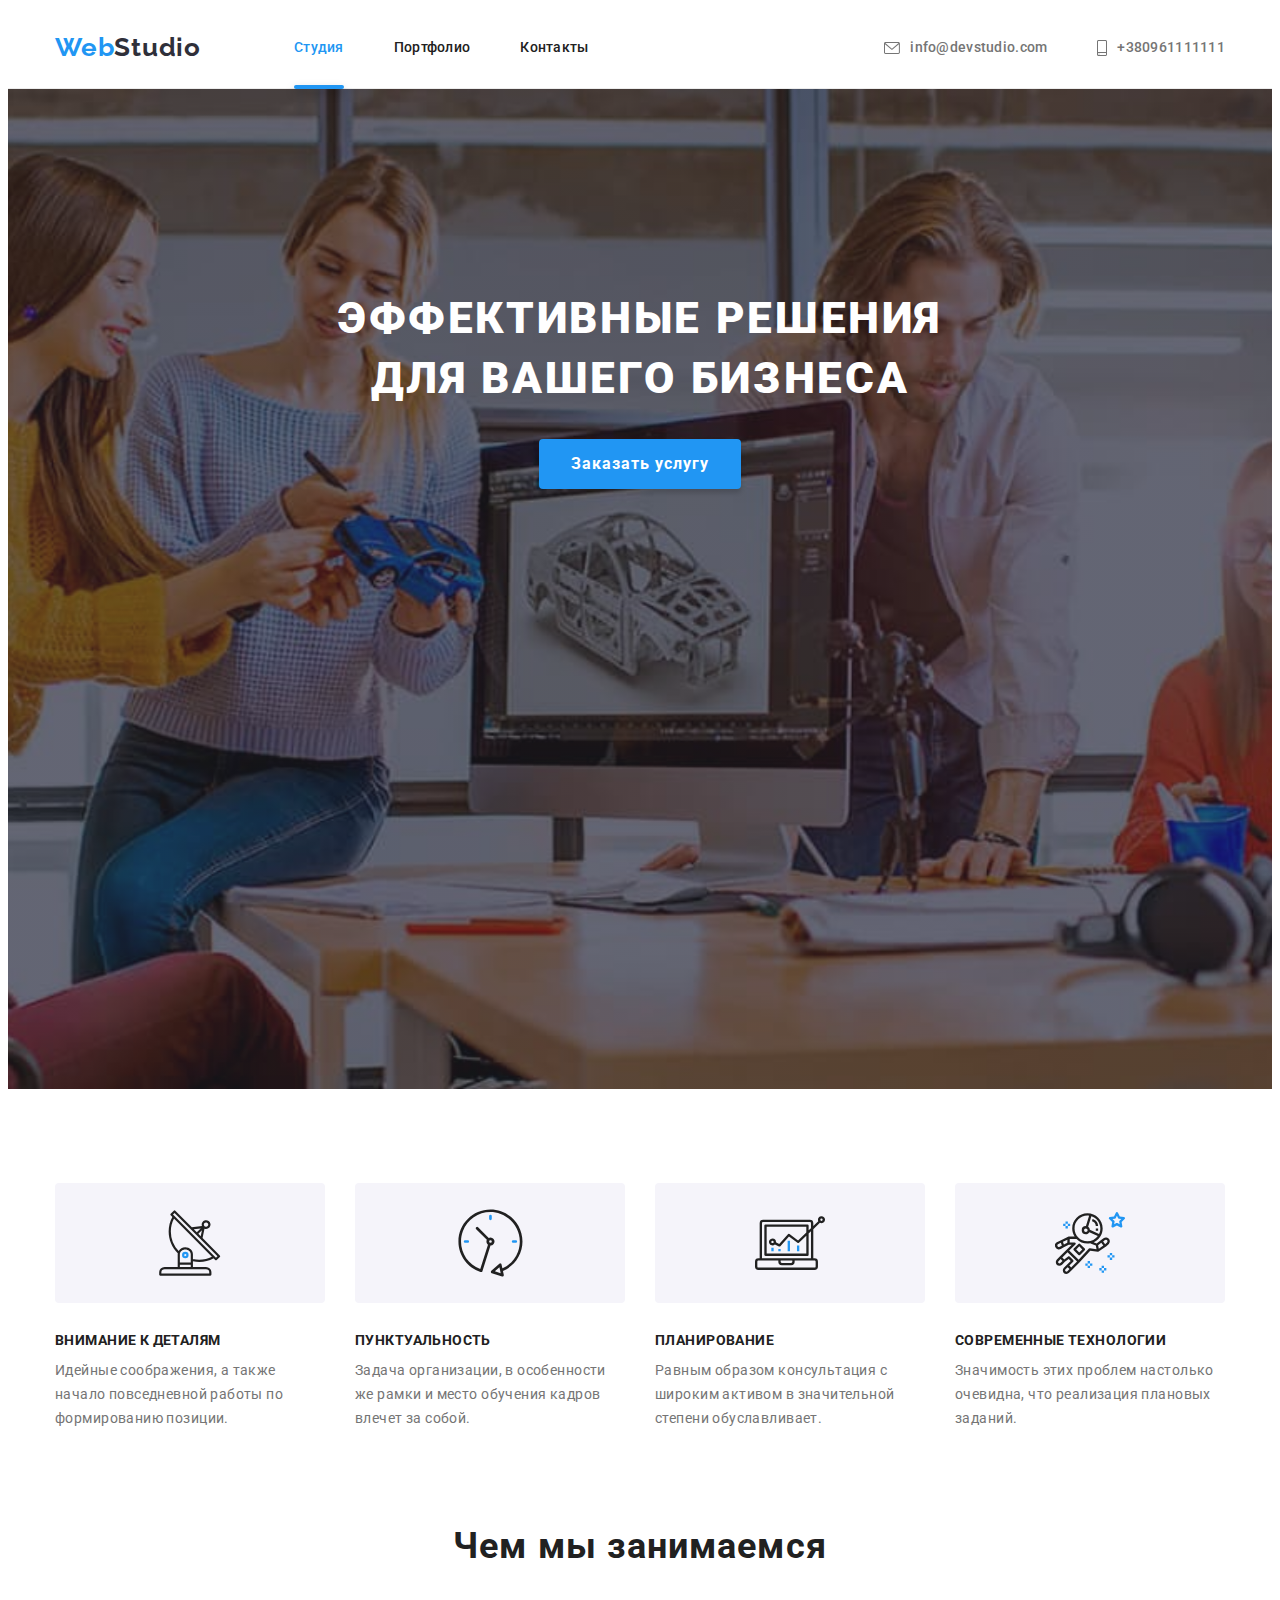
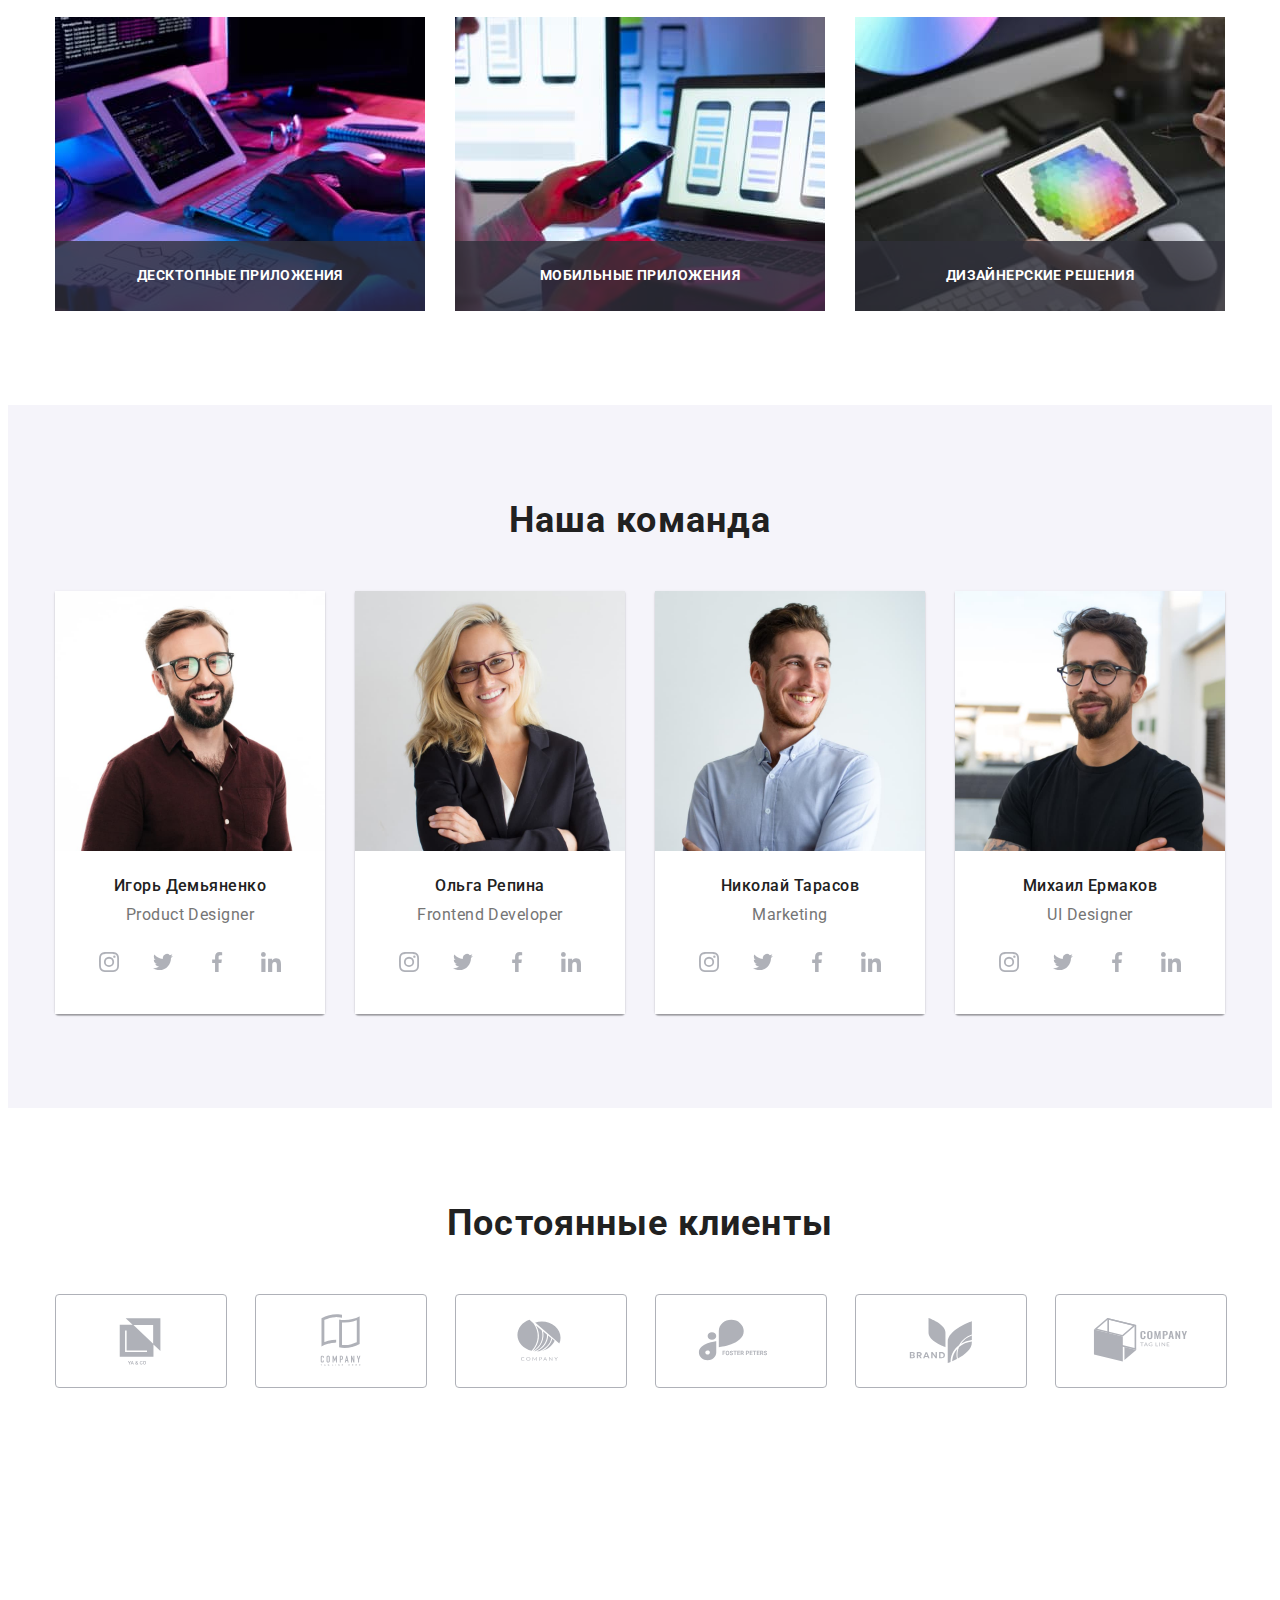
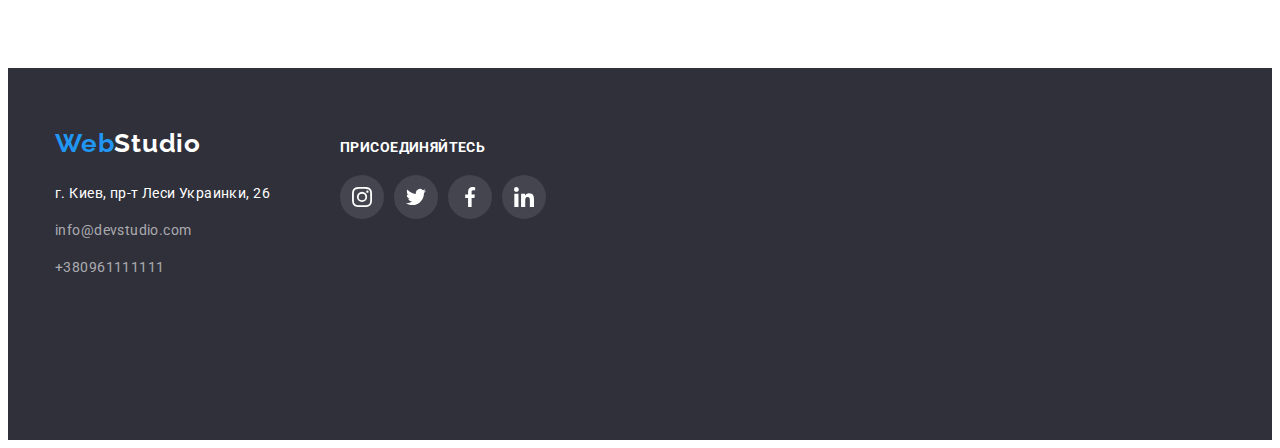
<file: index.html>
<!DOCTYPE html>
<html lang="ru">
  <head>
    <meta charset="UTF-8" />
    <meta http-equiv="X-UA-Compatible" content="IE=edge" />
    <meta name="viewport" content="width=device-width, initial-scale=1.0" />
    <link
      rel="stylesheet"
      href="https://cdnjs.cloudflare.com/ajax/libs/modern-normalize/1.1.0/modern-normalize.min.css"
      integrity="sha512-wpPYUAdjBVSE4KJnH1VR1HeZfpl1ub8YT/NKx4PuQ5NmX2tKuGu6U/JRp5y+Y8XG2tV+wKQpNHVUX03MfMFn9Q=="
      crossorigin="anonymous"
      referrerpolicy="no-referrer"
    />
    <link
      href="https://fonts.googleapis.com/css2?family=Raleway:wght@700&family=Roboto:wght@400;500;700;900&display=swap"
      rel="stylesheet"
    />
    <title>Document</title>
    <link rel="stylesheet" href="./css/styles.css" />
  </head>
  <body class="webstudio">
    <header class="page-header">
      <div class="container main-nav">
        <a href="" lang="en" class="logo-nav link"
          >Web<span class="text-decor" lang="en">Studio</span></a
        >
        <nav class="site-nav">
          <ul class="list-nav link">
            <li class="item-nav">
              <a href="./index.html" class="link-nav link current">Студия</a>
            </li>
            <li class="item-nav">
              <a href="./portfolio.html" class="link-nav link">Портфолио</a>
            </li>
            <li class="item-nav">
              <a href="" class="link-nav link">Контакты</a>
            </li>
          </ul>
        </nav>

        <ul class="contacts link">
          <li class="contacts-item">
            <a href="" class="contacts-link link">
              <svg class="contacts-pic" width="16" height="12">
                <use href="./images/icons.svg#icon-envelope"></use>
              </svg>
              info@devstudio.com</a
            >
          </li>
          <li class="contacts-item">
            <a href="" class="contacts-link link">
              <svg class="contacts-pic" width="10" height="16">
                <use href="./images/icons.svg#icon-smartphone"></use>
              </svg>
              +380961111111</a
            >
          </li>
        </ul>
      </div>
    </header>

    <main class="hero">
      <section class="decision">
        <div class="container">
          <h1 class="decision-title">
            Эффективные решения<br />для вашего бизнеса
          </h1>
          <button type="button" class="decision-btn" data-modal-open>
            Заказать услугу
          </button>
        </div>
      </section>
      <section class="benefits section">
        <div class="container">
          <h2 class="visually-hidden">Наши преимущества</h2>

          <ul class="benefits-list link">
            <li class="benefits-points">
              <div class="benefits-box">
                <a href="" class="benefits-link">
                  <svg class="benefits-items" width="65.32" height="70">
                    <use href="./images/icons.svg#icon-antenna"></use>
                  </svg>
                </a>
              </div>
              <h3 class="benefits-title">Внимание к деталям</h3>
              <p class="benefits-text">
                Идейные соображения, а также начало повседневной работы по
                формированию позиции.
              </p>
            </li>
            <li class="benefits-points">
              <div class="benefits-box">
                <a href="" class="benefits-link">
                  <svg class="benefits-items" width="66.96" height="70">
                    <use href="./images/icons.svg#icon-clock"></use>
                  </svg>
                </a>
              </div>
              <h3 class="benefits-title">Пунктуальность</h3>
              <p class="benefits-text">
                Задача организации, в особенности же рамки и место обучения
                кадров влечет за собой.
              </p>
            </li>
            <li class="benefits-points">
              <div class="benefits-box">
                <a href="" class="benefits-link">
                  <svg class="benefits-items" width="70" height="70">
                    <use href="./images/icons.svg#icon-diagram"></use>
                  </svg>
                </a>
              </div>
              <h3 class="benefits-title">Планирование</h3>
              <p class="benefits-text">
                Равным образом консультация с широким активом в значительной
                степени обуславливает.
              </p>
            </li>
            <li class="benefits-points">
              <div class="benefits-box">
                <a href="" class="benefits-link">
                  <svg class="benefits-items" width="70" height="70">
                    <use href="./images/icons.svg#icon-astronaut"></use>
                  </svg>
                </a>
              </div>
              <h3 class="benefits-title zero">Современные технологии</h3>
              <p class="benefits-text zero">
                Значимость этих проблем настолько очевидна, что реализация
                плановых заданий.
              </p>
            </li>
          </ul>
        </div>
      </section>
      <section class="works">
        <div class="container">
          <h2 class="works-title">Чем мы занимаемся</h2>
          <ul class="works-list link">
            <li class="works-item">
              <div class="works-apps">
                <img
                  src="./images/img_1.jpg"
                  alt="Работа за компьютером"
                  width="370"
                />
                <div class="works-pictures-actions">
                  <h3 class="works-text-describe">Десктопные приложения</h3>
                </div>
              </div>
            </li>
            <li class="works-item">
              <div class="works-apps">
                <img
                  src="./images/img_2.jpg"
                  alt="Работа в мобильном приложении"
                  width="370"
                />
                <div class="works-pictures-actions">
                  <h3 class="works-text-describe">Мобильные приложения</h3>
                </div>
              </div>
            </li>
            <li class="works-item">
              <div class="works-apps">
                <img
                  src="./images/img_3.jpg"
                  alt="Работа с планшетом"
                  width="370"
                />
                <div class="works-pictures-actions">
                  <h3 class="works-text-describe">Дизайнерские решения</h3>
                </div>
              </div>
            </li>
          </ul>
        </div>
      </section>
      <section class="team section">
        <div class="container">
          <h2 class="team-title">Наша команда</h2>
          <ul class="team-list link">
            <li class="team-photo">
              <img
                src="./images/img_4.jpg"
                lang="en"
                alt="Product Designer"
                width="270"
              />
              <div class="team-describe">
                <h3 class="team-participant">Игорь Демьяненко</h3>
                <p class="team-position" lang="en">Product Designer</p>
                <ul class="social-sites link">
                  <li class="social-sites-item">
                    <a href="" class="social-sites-link">
                      <svg class="social-items-insta" width="20" height="20">
                        <use href="./images/icons.svg#icon-instagram"></use>
                      </svg>
                    </a>
                  </li>
                  <li class="social-sites-item">
                    <a href="" class="social-sites-link">
                      <svg class="social-items-twitter" width="20" height="20">
                        <use href="./images/icons.svg#icon-twitter"></use>
                      </svg>
                    </a>
                  </li>
                  <li class="social-sites-item">
                    <a href="" class="social-sites-link">
                      <svg class="social-items-fb" width="20" height="20">
                        <use href="./images/icons.svg#icon-facebook"></use>
                      </svg>
                    </a>
                  </li>
                  <li class="social-sites-item">
                    <a href="" class="social-sites-link">
                      <svg class="social-items-in" width="20" height="20">
                        <use href="./images/icons.svg#icon-linkedin"></use>
                      </svg>
                    </a>
                  </li>
                </ul>
              </div>
            </li>
            <li class="team-photo">
              <img
                src="./images/img_5.jpg"
                lang="en"
                alt="Frontend Developer"
                width="270"
              />
              <div class="team-describe">
                <h3 class="team-participant">Ольга Репина</h3>
                <p class="team-position" lang="en">Frontend Developer</p>
                <ul class="social-sites link">
                  <li class="social-sites-item">
                    <a href="" class="social-sites-link">
                      <svg class="social-items-insta" width="20" height="20">
                        <use href="./images/icons.svg#icon-instagram"></use>
                      </svg>
                    </a>
                  </li>
                  <li class="social-sites-item">
                    <a href="" class="social-sites-link">
                      <svg class="social-items-twitter" width="20" height="20">
                        <use href="./images/icons.svg#icon-twitter"></use>
                      </svg>
                    </a>
                  </li>
                  <li class="social-sites-item">
                    <a href="" class="social-sites-link">
                      <svg class="social-items-fb" width="20" height="20">
                        <use href="./images/icons.svg#icon-facebook"></use>
                      </svg>
                    </a>
                  </li>
                  <li class="social-sites-item">
                    <a href="" class="social-sites-link">
                      <svg class="social-items-in" width="20" height="20">
                        <use href="./images/icons.svg#icon-linkedin"></use>
                      </svg>
                    </a>
                  </li>
                </ul>
              </div>
            </li>
            <li class="team-photo">
              <img
                src="./images/img_6.jpg"
                lang="en"
                alt="Marketing"
                width="270"
              />
              <div class="team-describe">
                <h3 class="team-participant">Николай Тарасов</h3>
                <p class="team-position" lang="en">Marketing</p>
                <ul class="social-sites link">
                  <li class="social-sites-item">
                    <a href="" class="social-sites-link">
                      <svg class="social-items-insta" width="20" height="20">
                        <use href="./images/icons.svg#icon-instagram"></use>
                      </svg>
                    </a>
                  </li>
                  <li class="social-sites-item">
                    <a href="" class="social-sites-link">
                      <svg class="social-items-twitter" width="20" height="20">
                        <use href="./images/icons.svg#icon-twitter"></use>
                      </svg>
                    </a>
                  </li>
                  <li class="social-sites-item">
                    <a href="" class="social-sites-link">
                      <svg class="social-items-fb" width="20" height="20">
                        <use href="./images/icons.svg#icon-facebook"></use>
                      </svg>
                    </a>
                  </li>
                  <li class="social-sites-item">
                    <a href="" class="social-sites-link">
                      <svg class="social-items-in" width="20" height="20">
                        <use href="./images/icons.svg#icon-linkedin"></use>
                      </svg>
                    </a>
                  </li>
                </ul>
              </div>
            </li>
            <li class="team-photo">
              <img
                src="./images/img_7.jpg"
                lang="en"
                alt="UI Designer"
                width="270"
              />
              <div class="team-describe">
                <h3 class="team-participant">Михаил Ермаков</h3>
                <p class="team-position" lang="en">UI Designer</p>
                <ul class="social-sites link">
                  <li class="social-sites-item">
                    <a href="" class="social-sites-link">
                      <svg class="social-items-insta" width="20" height="20">
                        <use href="./images/icons.svg#icon-instagram"></use>
                      </svg>
                    </a>
                  </li>
                  <li class="social-sites-item">
                    <a href="" class="social-sites-link">
                      <svg class="social-items-twitter" width="20" height="20">
                        <use href="./images/icons.svg#icon-twitter"></use>
                      </svg>
                    </a>
                  </li>
                  <li class="social-sites-item">
                    <a href="" class="social-sites-link">
                      <svg class="social-items-fb" width="20" height="20">
                        <use href="./images/icons.svg#icon-facebook"></use>
                      </svg>
                    </a>
                  </li>
                  <li class="social-sites-item">
                    <a href="" class="social-sites-link">
                      <svg class="social-items-in" width="20" height="20">
                        <use href="./images/icons.svg#icon-linkedin"></use>
                      </svg>
                    </a>
                  </li>
                </ul>
              </div>
            </li>
          </ul>
        </div>
      </section>
      <section class="client">
        <div class="container">
          <h3 class="client-title">Постоянные клиенты</h3>
          <ul class="client-list link">
            <li class="client-logo">
              <a href="" class="client-link">
                <svg class="client-logo-item" width="106" height="60">
                  <use href="./images/icons.svg#icon-Logo-6"></use>
                </svg>
              </a>
            </li>
            <li class="client-logo">
              <a href="" class="client-link">
                <svg class="client-logo-item" width="106" height="60">
                  <use href="./images/icons.svg#icon-Logo-7"></use></svg
              ></a>
            </li>
            <li class="client-logo">
              <a href="" class="client-link">
                <svg class="client-logo-item" width="106" height="60">
                  <use href="./images/icons.svg#icon-Logo-8"></use>
                </svg>
              </a>
            </li>
            <li class="client-logo">
              <a href="" class="client-link">
                <svg class="client-logo-item" width="106" height="60">
                  <use href="./images/icons.svg#icon-Logo-9"></use>
                </svg>
              </a>
            </li>
            <li class="client-logo">
              <a href="" class="client-link">
                <svg class="client-logo-item" width="106" height="60">
                  <use href="./images/icons.svg#icon-Logo-10"></use>
                </svg>
              </a>
            </li>
            <li class="client-logo">
              <a href="" class="client-link">
                <svg class="client-logo-item" width="106" height="60">
                  <use href="./images/icons.svg#icon-Logo-11"></use>
                </svg>
              </a>
            </li>
          </ul>
        </div>
      </section>
    </main>

    <footer class="adress">
      <div class="container">
        <div class="footer-container">
          <div class="footer-adress all-footer">
            <a href="" class="adress-logo link" lang="en"
              >Web<span class="adress-logo-decor">Studio</span></a
            >
            <address>
              <ul class="adress-list link">
                <li class="adress-details">
                  <a href="" class="adress-street link"
                    >г. Киев, пр-т Леси Украинки, 26</a
                  >
                </li>
                <li class="adress-details">
                  <a href="" class="adress-mail link">info@devstudio.com</a>
                </li>
                <li class="adress-details">
                  <a href="" class="adress-phone link">+380961111111</a>
                </li>
              </ul>
            </address>
          </div>
          <div class="footer-join all-footer">
            <strong class="join-text">присоединяйтесь</strong>
            <ul class="join-list link">
              <li class="join-item">
                <a href="" class="join-link">
                  <svg class="join-svg" width="20" height="20">
                    <use href="./images/icons.svg#icon-instagram"></use>
                  </svg>
                </a>
              </li>
              <li class="join-item">
                <a href="" class="join-link">
                  <svg class="join-svg" width="20" height="20">
                    <use href="./images/icons.svg#icon-twitter"></use>
                  </svg>
                </a>
              </li>
              <li class="join-item">
                <a href="" class="join-link">
                  <svg class="join-svg" width="20" height="20">
                    <use href="./images/icons.svg#icon-facebook"></use>
                  </svg>
                </a>
              </li>
              <li class="join-item">
                <a href="" class="join-link">
                  <svg class="join-svg" width="20" height="20">
                    <use href="./images/icons.svg#icon-linkedin"></use>
                  </svg>
                </a>
              </li>
            </ul>
          </div>
        </div>
      </div>
    </footer>
    <div class="backdrop is-hidden" data-modal>
      <div class="modal">
        <button type="button" class="modal-close-btn" data-modal-close>
          <svg class="join-svg-cross" width="11" height="11">
            <use href="./images/icons.svg#icon-cross"></use>
          </svg>
        </button>
      </div>
    </div>
    <script src="./js/modal.js"></script>
  </body>
</html>
</file>
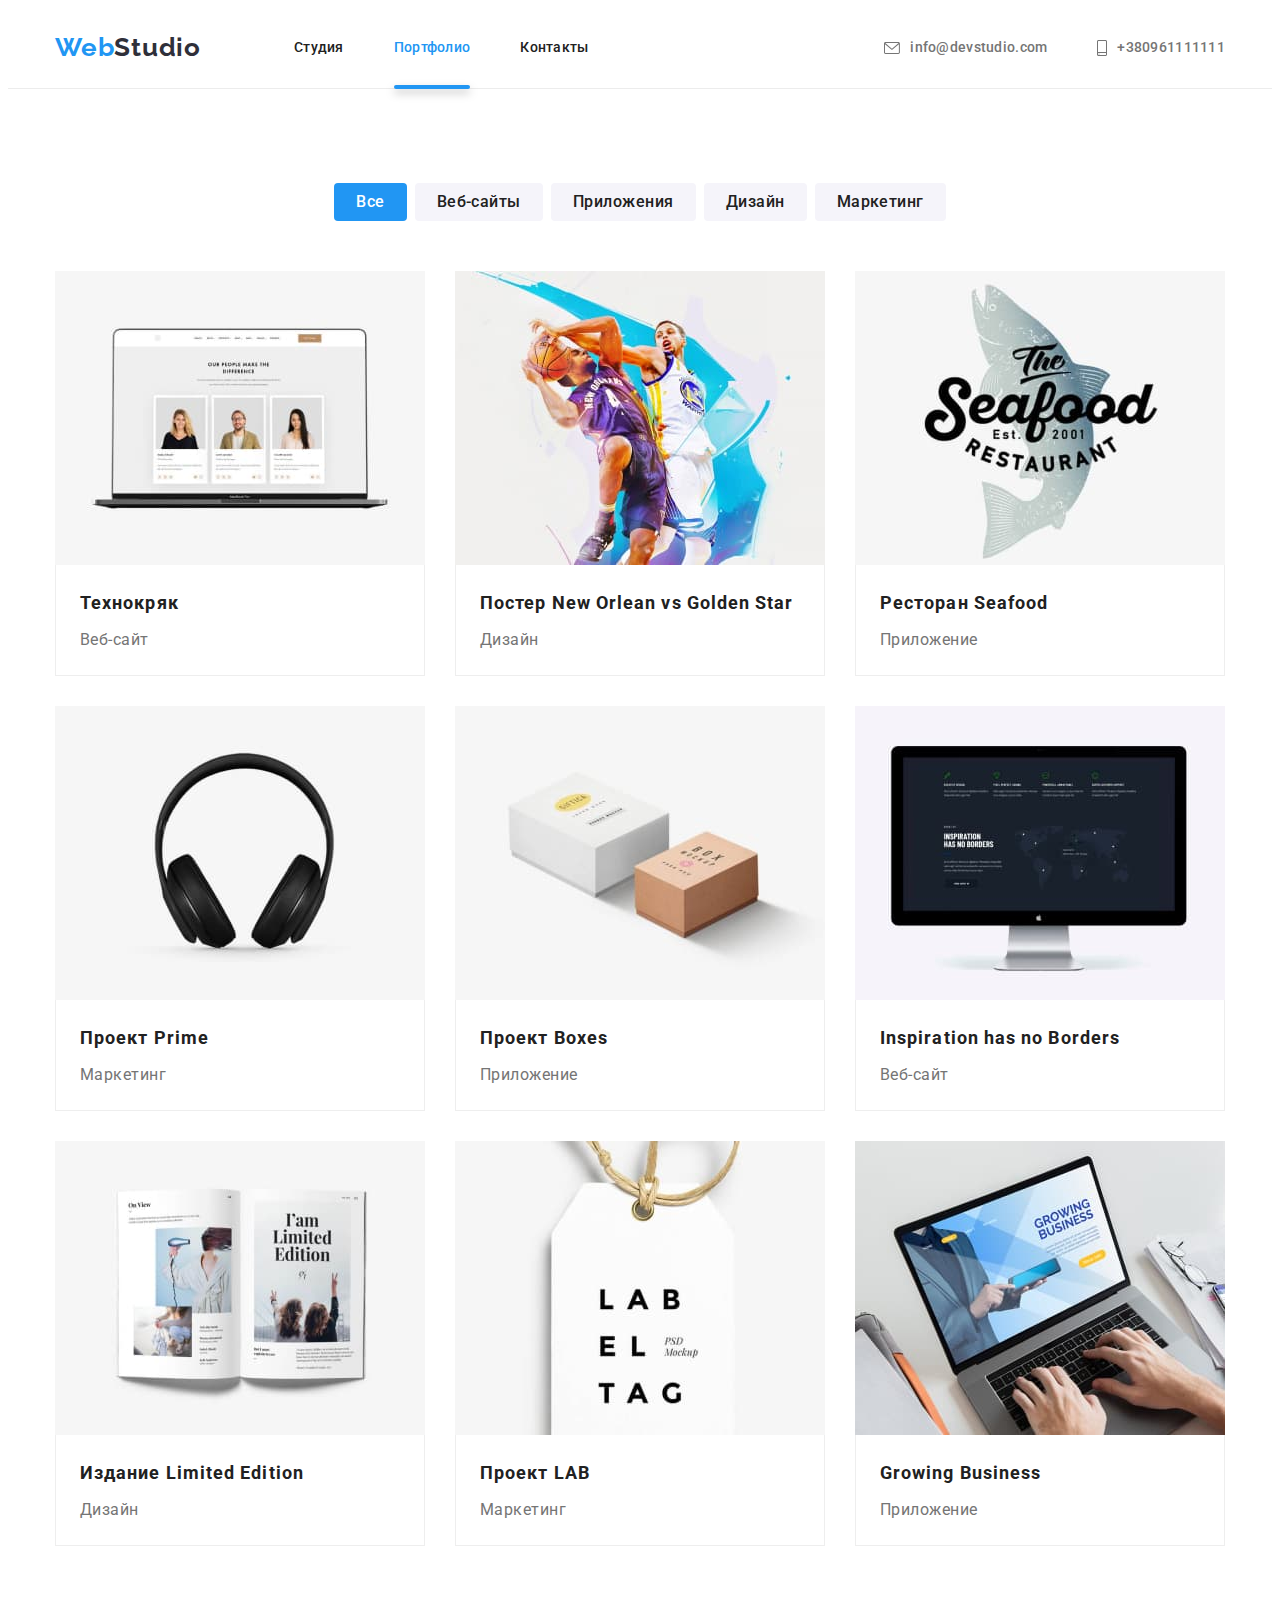
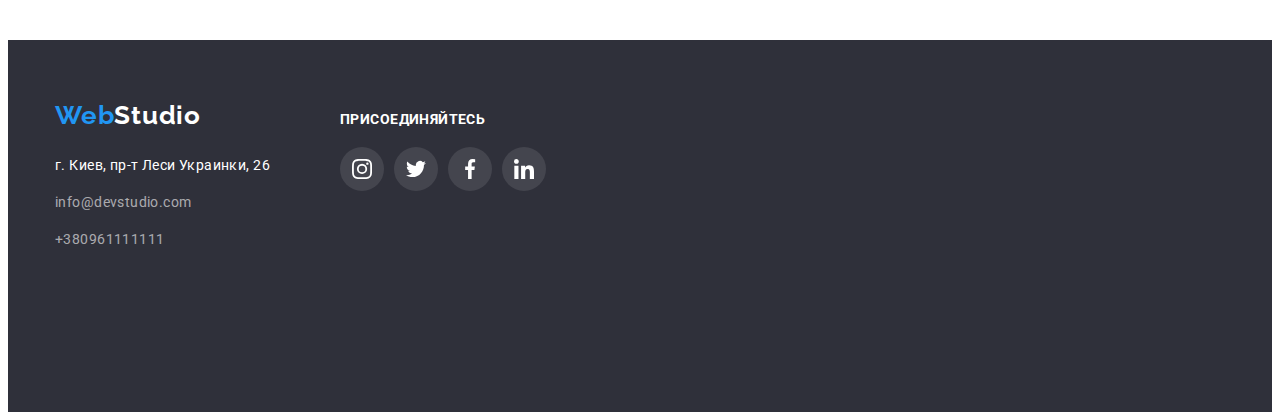
<file: portfolio.html>
<!DOCTYPE html>
<html lang="ru">
  <head>
    <meta charset="UTF-8" />
    <meta http-equiv="X-UA-Compatible" content="IE=edge" />
    <meta name="viewport" content="width=device-width, initial-scale=1.0" />
    <link
      rel="stylesheet"
      href="https://cdnjs.cloudflare.com/ajax/libs/modern-normalize/1.1.0/modern-normalize.min.css"
      integrity="sha512-wpPYUAdjBVSE4KJnH1VR1HeZfpl1ub8YT/NKx4PuQ5NmX2tKuGu6U/JRp5y+Y8XG2tV+wKQpNHVUX03MfMFn9Q=="
      crossorigin="anonymous"
      referrerpolicy="no-referrer"
    />
    <link
      href="https://fonts.googleapis.com/css2?family=Raleway:wght@700&family=Roboto:wght@400;500;700;900&display=swap"
      rel="stylesheet"
    />
    <title>Document</title>
    <link rel="stylesheet" href="./css/styles.css" />
  </head>
  <body>
    <header class="page-header">
      <div class="container main-nav">
        <a href="" lang="en" class="logo-nav link"
          >Web<span class="text-decor" lang="en">Studio</span></a
        >
        <nav class="site-nav">
          <ul class="list-nav link">
            <li class="item-nav">
              <a href="./index.html" class="link-nav link">Студия</a>
            </li>
            <li class="item-nav">
              <a href="./portfolio.html" class="link-nav link current"
                >Портфолио</a
              >
            </li>
            <li class="item-nav">
              <a href="" class="link-nav link">Контакты</a>
            </li>
          </ul>
        </nav>

        <ul class="contacts link">
          <li class="contacts-item">
            <a href="" class="contacts-link link">
              <svg class="contacts-pic" width="16" height="12">
                <use href="./images/icons.svg#icon-envelope"></use>
              </svg>
              info@devstudio.com</a
            >
          </li>
          <li class="contacts-item">
            <a href="" class="contacts-link link">
              <svg class="contacts-pic" width="10" height="16">
                <use href="./images/icons.svg#icon-smartphone"></use>
              </svg>
              +380961111111</a
            >
          </li>
        </ul>
      </div>
    </header>
    <main class="portfolio-examples">
      <section class="portfolio-page">
        <div class="container">
          <h1 class="portfolio-title visually-hidden">Портфолио</h1>
          <ul class="portfolio-list link">
            <li class="portfolio-item">
              <button type="button" class="portfolio-btn current-all">
                Все
              </button>
            </li>
            <li class="portfolio-item">
              <button type="button" class="portfolio-btn">Веб-сайты</button>
            </li>
            <li class="portfolio-item">
              <button type="button" class="portfolio-btn">Приложения</button>
            </li>
            <li class="portfolio-item">
              <button type="button" class="portfolio-btn">Дизайн</button>
            </li>
            <li class="portfolio-item">
              <button type="button" class="portfolio-btn">Маркетинг</button>
            </li>
          </ul>
          <ul class="examples link">
            <li class="examples-item">
              <a href="" class="examples-link">
                <div class="examples-pictures">
                  <img
                    src="./images/technokrjak.jpg"
                    alt="Технокряк"
                    width="370"
                    height="294"
                  />
                  <p class="examples-text">
                    Ресурс предлагает комплексные предложения с разным уровнем
                    функционала и сервисов. Все это позволит посетителю получить
                    исчерпывающие сведения о компании или частном лице.
                  </p>
                </div>
                <div class="examples-box">
                  <h2 class="examples-title">Технокряк</h2>
                  <p class="examles-describe">Веб-сайт</p>
                </div>
              </a>
            </li>
            <li class="examples-item">
              <a href="" class="examples-link">
                <div class="examples-pictures">
                  <img
                    src="./images/new-orlean.jpg"
                    alt="Постер Новый Орлеан"
                    width="370"
                    height="294"
                  />
                  <p class="examples-text">
                    Ресурс предлагает комплексные предложения с разным уровнем
                    функционала и сервисов. Все это позволит посетителю получить
                    исчерпывающие сведения о компании или частном лице.
                  </p>
                </div>
                <div class="examples-box">
                  <h2 class="examples-title">
                    Постер <span lang="en">New Orlean vs Golden Star</span>
                  </h2>
                  <p class="examles-describe">Дизайн</p>
                </div>
              </a>
            </li>
            <li class="examples-item">
              <a href="" class="examples-link">
                <div class="examples-pictures">
                  <img
                    src="./images/seafood.jpg"
                    alt="Ресторан морской еды"
                    width="370"
                    height="294"
                  />
                  <p class="examples-text">
                    Ресурс предлагает комплексные предложения с разным уровнем
                    функционала и сервисов. Все это позволит посетителю получить
                    исчерпывающие сведения о компании или частном лице.
                  </p>
                </div>
                <div class="examples-box">
                  <h2 class="examples-title">
                    Ресторан <span lang="en">Seafood</span>
                  </h2>
                  <p class="examles-describe">Приложение</p>
                </div>
              </a>
            </li>
            <li class="examples-item">
              <a href="" class="examples-link">
                <div class="examples-pictures">
                  <img
                    src="./images/prime.jpg"
                    alt="Основной проэкт"
                    width="370"
                    height="294"
                  />
                  <p class="examples-text">
                    Ресурс предлагает комплексные предложения с разным уровнем
                    функционала и сервисов. Все это позволит посетителю получить
                    исчерпывающие сведения о компании или частном лице.
                  </p>
                </div>
                <div class="examples-box">
                  <h2 class="examples-title">
                    Проект <span lang="en">Prime</span>
                  </h2>
                  <p class="examles-describe">Маркетинг</p>
                </div>
              </a>
            </li>
            <li class="examples-item">
              <a href="" class="examples-link">
                <div class="examples-pictures">
                  <img
                    src="./images/boxes.jpg"
                    alt="Проэкт коробки"
                    width="370"
                    height="294"
                  />
                  <p class="examples-text">
                    Ресурс предлагает комплексные предложения с разным уровнем
                    функционала и сервисов. Все это позволит посетителю получить
                    исчерпывающие сведения о компании или частном лице.
                  </p>
                </div>
                <div class="examples-box">
                  <h2 class="examples-title">
                    Проект <span lang="en">Boxes</span>
                  </h2>
                  <p class="examles-describe">Приложение</p>
                </div>
              </a>
            </li>
            <li class="examples-item">
              <a href="" class="examples-link">
                <div class="examples-pictures">
                  <img
                    src="./images/inspiration.jpg"
                    alt="Вдохновение не имеет границ"
                    width="370"
                    height="294"
                  />
                  <p class="examples-text">
                    Ресурс предлагает комплексные предложения с разным уровнем
                    функционала и сервисов. Все это позволит посетителю получить
                    исчерпывающие сведения о компании или частном лице.
                  </p>
                </div>
                <div class="examples-box">
                  <h2 class="examples-title" lang="en">
                    Inspiration has no Borders
                  </h2>
                  <p class="examles-describe">Веб-сайт</p>
                </div>
              </a>
            </li>
            <li class="examples-item">
              <a href="" class="examples-link">
                <div class="examples-pictures">
                  <img
                    src="./images/jurnal.jpg"
                    alt="Лимитированное издание"
                    width="370"
                    height="294"
                  />
                  <p class="examples-text">
                    Ресурс предлагает комплексные предложения с разным уровнем
                    функционала и сервисов. Все это позволит посетителю получить
                    исчерпывающие сведения о компании или частном лице.
                  </p>
                </div>
                <div class="examples-box">
                  <h2 class="examples-title">
                    Издание <span lang="en">Limited Edition</span>
                  </h2>
                  <p class="examles-describe">Дизайн</p>
                </div>
              </a>
            </li>
            <li class="examples-item">
              <a href="" class="examples-link">
                <div class="examples-pictures">
                  <img
                    src="./images/lab.jpg"
                    alt="Проект лаборатория"
                    width="370"
                    height="294"
                  />
                  <p class="examples-text">
                    Ресурс предлагает комплексные предложения с разным уровнем
                    функционала и сервисов. Все это позволит посетителю получить
                    исчерпывающие сведения о компании или частном лице.
                  </p>
                </div>
                <div class="examples-box">
                  <h2 class="examples-title">
                    Проект <span lang="en">LAB</span>
                  </h2>
                  <p class="examles-describe">Маркетинг</p>
                </div>
              </a>
            </li>
            <li class="examples-item">
              <a href="" class="examples-link">
                <div class="examples-pictures">
                  <img
                    src="./images/bussines.jpg"
                    alt="Улучшение бизнеса"
                    width="370"
                    height="294"
                  />
                  <p class="examples-text">
                    Ресурс предлагает комплексные предложения с разным уровнем
                    функционала и сервисов. Все это позволит посетителю получить
                    исчерпывающие сведения о компании или частном лице.
                  </p>
                </div>
                <div class="examples-box">
                  <h2 class="examples-title" lang="en">Growing Business</h2>
                  <p class="examles-describe">Приложение</p>
                </div>
              </a>
            </li>
          </ul>
        </div>
      </section>
    </main>
    <footer class="adress">
      <div class="container">
        <div class="footer-container">
          <div class="footer-adress all-footer">
            <a href="" class="adress-logo link" lang="en"
              >Web<span class="adress-logo-decor">Studio</span></a
            >
            <address>
              <ul class="adress-list link">
                <li class="adress-details">
                  <a href="" class="adress-street link"
                    >г. Киев, пр-т Леси Украинки, 26</a
                  >
                </li>
                <li class="adress-details">
                  <a href="" class="adress-mail link">info@devstudio.com</a>
                </li>
                <li class="adress-details">
                  <a href="" class="adress-phone link">+380961111111</a>
                </li>
              </ul>
            </address>
          </div>
          <div class="footer-join all-footer">
            <strong class="join-text">присоединяйтесь</strong>
            <ul class="join-list link">
              <li class="join-item">
                <a href="" class="join-link">
                  <svg class="join-svg" width="20" height="20">
                    <use href="./images/icons.svg#icon-instagram"></use>
                  </svg>
                </a>
              </li>
              <li class="join-item">
                <a href="" class="join-link">
                  <svg class="join-svg" width="20" height="20">
                    <use href="./images/icons.svg#icon-twitter"></use>
                  </svg>
                </a>
              </li>
              <li class="join-item">
                <a href="" class="join-link">
                  <svg class="join-svg" width="20" height="20">
                    <use href="./images/icons.svg#icon-facebook"></use>
                  </svg>
                </a>
              </li>
              <li class="join-item">
                <a href="" class="join-link">
                  <svg class="join-svg" width="20" height="20">
                    <use href="./images/icons.svg#icon-linkedin"></use>
                  </svg>
                </a>
              </li>
            </ul>
          </div>
        </div>
      </div>
    </footer>
  </body>
</html>
</file>
<file: css/styles.css>
p,
h1,
h2,
h3,
h4,
h5,
h6 {
  margin: 0;
}
ul {
  margin: 0;
  padding-left: 0;
}
:root {
  --header-color: #212121;
  --header-text-color: #2f303a;
  --main-color: #2196f3;
  --main-bgd-color: #ffffff;
  --main-team-color: #f5f4fa;
  --contacts-color: #757575;
}
.container {
  width: 1200px;
  margin: 0 auto;
  padding-right: 15px;
  padding-left: 15px;
  outline: 1px solid transparent;
  box-sizing: border-box;
}
.section {
  width: 1600px;
  padding-top: 94px;
  padding-bottom: 94px;
}
body {
  font-family: "Roboto", sans-serif;
  color: var(--header-color);
  background-color: var(--main-bgd-color);
}
.link {
  list-style: none;
  text-decoration: none;
}
/* ------------Header--------------------- */
.page-header {
  font-weight: 500;
  font-size: 14px;
  line-height: 1.14;
  letter-spacing: 0.02em;
}
.main-nav {
  display: flex;
  align-items: center;
}
.logo-nav {
  font-family: "Raleway", sans-serif;
  font-weight: 700;
  font-size: 26px;
  line-height: 1.2;
  letter-spacing: 0.03em;
  color: var(--main-color);

  padding-top: 24px;
  padding-bottom: 25px;
  align-items: center;
  display: block;
  margin-right: 93px;
  transition-property: text-decoration-color, border, border-width;
  transition-duration: 250ms;
  transition-timing-function: cubic-bezier(0.4, 0, 0.2, 1);
}
.site-nav .contacts {
  display: flex;
  align-items: center;
}
.link-nav {
  padding-top: 32px;
  padding-bottom: 32px;
}
.list-nav {
  display: flex;
  align-items: center;
}
.logo-nav:hover,
.logo-nav:focus {
  text-decoration-color: var(--main-color);
  border: 1px solid #ececec;
  border-width: 100%;
}
.link.current {
  color: var(--main-color);
}
.item-nav {
  position: relative;
  z-index: 1;
}
.current::after {
  content: "";
  display: block;
  width: 100%;
  height: 4px;
  background: #2196f3;
  border-radius: 2px;
  position: absolute;
  filter: drop-shadow(0px 4px 4px rgba(0, 0, 0, 0.25));
  bottom: -1px;
}
.text-decor {
  font-family: "Raleway", sans-serif;
  font-style: normal;
  font-weight: 700;
  font-size: 26px;
  line-height: 1.19;
  letter-spacing: 0.03em;
  color: var(--header-text-color);
}
.link-nav {
  font-weight: 500;
  font-size: 14px;
  line-height: 1.14;
  letter-spacing: 0.02em;
  color: var(--header-color);
  transition-property: color;
  transition-duration: 250ms;
  transition-timing-function: cubic-bezier(0.4, 0, 0.2, 1);
  display: block;
}
.link-nav:hover,
.link-nav:focus,
.contacts-link:hover,
.contacts-link:focus {
  color: var(--main-color);
  text-decoration-color: var(--main-color);
}
.item-nav + .item-nav {
  margin-left: 50px;
}
.contacts {
  display: flex;
  margin-left: auto;
}
.contacts .contacts-item + .contacts-item {
  margin-left: 50px;
}
.contacts-link {
  font-weight: 500;
  font-size: 14px;
  line-height: 1.14;
  letter-spacing: 0.02em;
  color: var(--contacts-color);
  padding-top: 32px;
  padding-bottom: 32px;

  display: flex;
  align-items: center;
  justify-content: center;
  transition-property: color, text-decoration-color;
  transition-duration: 250ms;
  transition-timing-function: cubic-bezier(0.4, 0, 0.2, 1);
}
.contacts-pic {
  fill: currentColor;
  margin-right: 10px;
}
/*ul.contacts.link {
  color: #212121;
}*/
/* ------------------ MAIN---------------*/
/*---------Section decision-------------*/
.decision {
  text-align: center;
  height: 600px;
  padding: 200px 0;
  background-repeat: no-repeat;
  background-position: 50% 50%;
  background-size: cover;
  max-width: 1600px;
  background-image: linear-gradient(
      to right,
      rgba(47, 48, 58, 0.4),
      rgba(47, 48, 58, 0.4)
    ),
    url(../images/hero.jpg);
  margin: 0 auto;
  background-color: #c4c4c4;
}
/*  background: var(--header-text-color);*/
.decision-title {
  margin: 0 auto;
  font-weight: 900;
  font-size: 44px;
  line-height: 1.36;
  text-align: center;
  letter-spacing: 0.06em;
  text-transform: uppercase;
  color: var(--main-bgd-color);
  max-width: 696px;
  outline: 1px solid transparent;
}
/*.decision-title:hover {
  color: var(--main-color);
}*/
.decision-btn {
  font-family: inherit;
  font-weight: 700;
  font-size: 16px;
  line-height: 1.88;
  align-items: center;
  text-align: center;
  letter-spacing: 0.06em;
  color: var(--main-bgd-color);
  background: var(--main-color);
  box-shadow: 0px 4px 4px rgba(0, 0, 0, 0.15);
  border-radius: 4px;
  cursor: pointer;
  border: none;

  margin-top: 30px;
  padding: 10px 32px;
  outline: 1px solid transparent;

  transition-property: background, box-shadow, border-radius;
  transition-duration: 250ms;
  transition-timing-function: cubic-bezier(0.4, 0, 0.2, 1);
}

.decision-btn:hover,
.decision-btn:focus {
  background: #188ce8;
  box-shadow: 0px 4px 4px rgba(0, 0, 0, 0.15);
  border-radius: 4px;
}
/*-----------------Section benefits----------------*/
.benefits {
  width: 100%;
}
.benefits-list {
  display: block;
  display: flex;
}
.benefits-list:last-child {
  margin-right: 0;
}
.benefits-title {
  font-weight: 700;
  font-size: 14px;
  line-height: 1.14;
  text-transform: uppercase;
  letter-spacing: 0.03em;
  outline: 1px solid transparent;
  display: block;
  display: flex;
  flex-basis: calc(100% / 4 - 30px);

  transition-property: text-decoration-line, text-decoration-color,
    text-decoration-thickness;
  transition-duration: 250ms;
  transition-timing-function: cubic-bezier(0.4, 0, 0.2, 1);
}
.visually-hidden {
  position: absolute;
  width: 1px;
  height: 1px;
  margin: -1px;
  border: 0;
  padding: 0;
  white-space: nowrap;
  clip-path: inset(100%);
  clip: rect(0 0 0 0);
  overflow: hidden;
}
.benefits-title:hover,
.benefits-title:focus {
  text-decoration-line: underline;
  text-decoration-color: var(--main-color);
  text-decoration-thickness: 3px;
}
.benefits-text {
  font-size: 14px;
  line-height: 1.71;
  color: var(--contacts-color);
  letter-spacing: 0.03em;
  margin-top: 10px;
  outline: 1px solid transparent;
  display: block;
  flex-basis: calc(100% / 4 - 30px);

  transition-property: text-decoration-line, text-decoration-color,
    text-decoration-thickness;
  transition-duration: 250ms;
  transition-timing-function: cubic-bezier(0.4, 0, 0.2, 1);
}
.benefits-text:hover,
.benefits-text:focus {
  text-decoration-line: underline;
  text-decoration-color: var(--main-color);
  text-decoration-thickness: 3px;
}
.zero {
  margin-right: 0;
}
.benefits-points {
  margin-right: 30px;
}
.benefits-box {
  margin-bottom: 30px;
}
.benefits-link {
  display: flex;
  background: var(--main-team-color);
  border-radius: 4px;
  align-items: center;
  justify-content: center;
  width: 270px;
  height: 120px;
}
.benefits-points:last-child {
  margin-right: 0;
}
/*--------------------Section works--------------*/
.works {
  font-weight: 700;
  font-size: 36px;
  line-height: 1.17;
  text-align: center;
  letter-spacing: 0.03em;

  width: 100%;
  padding-bottom: 94px;
}
.works-title {
  font-weight: 700;
  font-size: 36px;
  line-height: 1.17;
  text-align: center;
  letter-spacing: 0.03em;
  color: var(--header-color);

  outline: 1px solid transparent;

  transition-property: text-decoration-line, text-decoration-color;
  transition-duration: 250ms;
  transition-timing-function: cubic-bezier(0.4, 0, 0.2, 1);
}
.works-list {
  display: flex;
  margin-top: 50px;
}
img {
  display: block;
  max-width: 100%;
  height: auto;
}
.works-item {
  margin-right: 30px;
  outline: 1px solid transparent;
  width: 370px;
}
.works-item:last-child {
  margin-right: 0;
}

.works-title:hover,
.works-title:focus {
  text-decoration-line: underline;
  text-decoration-color: var(--main-color);
}
.works-apps {
  position: relative;
}
.works-text-describe {
  font-family: "Roboto", sans-serif;
  font-weight: 700;
  font-size: 14px;
  line-height: 1.14;
  letter-spacing: 0.03em;
  align-items: center;
  text-transform: uppercase;
  color: #ffffff;
  display: flex;
  height: 70px;
  width: 100%;
  align-items: center;
  justify-content: center;
}
.works-pictures-actions {
  background: rgba(47, 48, 58, 0.8);
  width: 100%;
  height: 70px;
}
.works-pictures-actions {
  position: absolute;
  bottom: 0;
  left: 0;
}
/*---------------Section TEAM----------------*/
.team {
  font-weight: 700;
  font-size: 36px;
  line-height: 1.17;
  text-align: center;
  background: var(--main-team-color);
  border-radius: 0px;
  letter-spacing: 0.03em;
  width: 100%;
}
.team-title {
  font-weight: 700;
  font-size: 36px;
  line-height: 1.17;
  text-align: center;
  background: var(--main-team-color);
  border-radius: 0px;
  letter-spacing: 0.03em;
  display: block;
  margin-bottom: 50px;
  outline: 1px solid transparent;

  transition-property: text-decoration-line, text-decoration-color;
  transition-duration: 250ms;
  transition-timing-function: cubic-bezier(0.4, 0, 0.2, 1);
}
.team-title:hover,
.team-title:focus {
  text-decoration-line: underline;
  text-decoration-color: var(--main-color);
}
.team-list {
  display: flex;
}
.team-list:nth-child(1n) {
  margin-left: 0;
}
.team-list:nth-child(3n) {
  margin-right: 0;
}
.team-photo + .team-photo {
  margin-left: 30px;
}
.team-photo {
  display: block;
  box-shadow: 0px 1px 3px rgba(0, 0, 0, 0.12), 0px 1px 1px rgba(0, 0, 0, 0.14),
    0px 2px 1px rgba(0, 0, 0, 0.2);
  border-radius: 0px 0px 4px 4px;
}
.team-position {
  text-align: center;
}
.team-describe {
  background-color: var(--main-bgd-color);
  margin-top: -5px;
  padding: 30px 32px;
}

.team-participant {
  font-weight: 500;
  font-size: 16px;
  line-height: 1.19;
  text-align: center;
  letter-spacing: 0.03em;
  color: var(--header-color);
  height: auto;
  display: block;
  margin-bottom: 10px;
  transition-property: text-decoration-line, text-decoration-color;
  transition-duration: 250ms;
  transition-timing-function: cubic-bezier(0.4, 0, 0.2, 1);
}
.team-participant:hover,
.team-participant:focus {
  text-decoration-line: underline;
  text-decoration-color: var(--main-color);
}
.team-position {
  font-weight: 400;
  font-size: 16px;
  line-height: 1.19;
  text-align: center;
  letter-spacing: 0.03em;
  color: var(--contacts-color);
  display: block;
  margin-bottom: 16px;
  transition-property: text-decoration-line, text-decoration-color;
  transition-duration: 250ms;
  transition-timing-function: cubic-bezier(0.4, 0, 0.2, 1);
}
.team-position:hover,
.team-position:focus {
  text-decoration-line: underline;
  text-decoration-color: var(--main-color);
}
.social-sites {
  display: flex;
  justify-content: center;
}
.social-sites-item {
  width: 44px;
  height: 44px;
  margin-left: 10px;
}
.social-sites-item:first-child {
  margin-left: 0;
}
.social-sites-link {
  display: block;
  width: 100%;
  height: 100%;
  border-radius: 50%;
  background-color: var(--main-bgd-color);
  color: #afb1b8;

  display: flex;
  align-items: center;
  justify-content: center;

  transition-property: background-color, color;
  transition-duration: 250ms;
  transition-timing-function: cubic-bezier(0.4, 0, 0.2, 1);
}
.social-sites-link:hover,
.social-sites-link:focus {
  background-color: var(--main-color);
  color: #ffffff;
}
.social-items-insta,
.social-items-twitter,
.social-items-fb,
.social-items-in {
  fill: currentColor;
}
/*-- ---------------Clients-------------*/
.client {
  width: 100%;
  height: 372px;
  padding-top: 94px;
  padding-bottom: 94px;
}
.client-title {
  font-weight: 700;
  font-size: 36px;
  line-height: 1.17;
  text-align: center;
  letter-spacing: 0.03em;
  color: var(--header-color);
}
.client-list {
  display: flex;
  align-items: center;
  justify-content: center;
  margin-top: 50px;
}
.client-logo {
  width: 170px;
  height: 92px;
  margin-left: 30px;
}
.client-logo:first-child {
  margin-left: 0;
}
.client-link {
  width: 100%;
  height: 100%;
  border: 1px solid #afb1b8;
  border-radius: 4px;
  display: flex;
  align-items: center;
  justify-content: center;
  color: #afb1b8;
  outline: transparent;
  transition-property: border-color, color;
  transition-duration: 250ms;
  transition-timing-function: cubic-bezier(0.4, 0, 0.2, 1);
}
.client-logo-item {
  fill: currentColor;
}
.client-link:hover,
.client-link:focus {
  border-color: #2196f3;
  color: #2196f3;
}
/* ----------------FOOTER--------------*/
.adress {
  font-family: "Roboto", sans-serif;
  font-style: normal;
  font-size: 14px;
  line-height: 1.71;
  height: 252px;
  letter-spacing: 0.03em;
  background: var(--header-text-color);

  padding-top: 60px;
  padding-bottom: 60px;
  outline: 1px solid transparent;
  width: 100%;
}
.footer-container {
  display: flex;
  flex-wrap: wrap;
  align-items: baseline;
  justify-content: flex-start;
  margin: 0 auto;
}

.footer-join {
  margin-left: 70px;
}
.adress-logo {
  font-family: "Raleway", sans-serif;
  font-weight: 700;
  font-size: 26px;
  line-height: 1.19;
  color: var(--main-color);
  letter-spacing: 0.03em;
  display: block;
  margin-bottom: 20px;
  width: 145px;
  transition-property: text-decoration-color, border;
  transition-duration: 250ms;
  transition-timing-function: cubic-bezier(0.4, 0, 0.2, 1);
}
.adress-logo:hover,
.adress-logo:focus {
  text-decoration-color: var(--main-color);
  border: 1px solid #ececec;
}
.adress-logo-decor {
  color: var(--main-bgd-color);
}
.adress-details {
  margin-bottom: 9px;
}
.adress-street {
  font-size: 14px;
  line-height: 2;
  color: var(--main-bgd-color);
  letter-spacing: 0.03em;

  display: block;

  transition-property: color, text-decoration-line;
  transition-duration: 250ms;
  transition-timing-function: cubic-bezier(0.4, 0, 0.2, 1);
}
.adress-street:hover,
.adress-street:focus {
  text-decoration-line: underline;
  text-decoration-color: var(--main-color);
  color: var(--main-color);
}
.adress-mail {
  font-size: 14px;
  line-height: 2;
  color: rgba(255, 255, 255, 0.6);
  letter-spacing: 0.03em;

  display: block;
  margin-bottom: 9px;

  transition-property: color, text-decoration-line;
  transition-duration: 250ms;
  transition-timing-function: cubic-bezier(0.4, 0, 0.2, 1);
}
.adress-mail:hover,
.adress-mail:focus {
  text-decoration-line: underline;
  text-decoration-color: var(--main-color);
  color: var(--main-color);
}
.adress-phone {
  font-size: 14px;
  line-height: 2;
  color: rgba(255, 255, 255, 0.6);
  letter-spacing: 0.03em;

  transition-property: color, text-decoration-line;
  transition-duration: 250ms;
  transition-timing-function: cubic-bezier(0.4, 0, 0.2, 1);
}
.adress-phone:hover,
.adress-phone:focus {
  text-decoration-line: underline;
  text-decoration-color: var(--main-color);
  color: var(--main-color);
}
.adress-list .adress-details {
  font-style: normal;
}
.adress-list {
  display: block;
}

.join-list {
  display: flex;
}
.join-text {
  margin-bottom: 20px;
  font-family: "Roboto", sans-serif;
  font-style: normal;
  font-weight: 700;
  font-size: 14px;
  line-height: 16px;
  letter-spacing: 0.03em;
  text-transform: uppercase;
  color: #ffffff;
  display: block;
  margin-bottom: 20px;
}
.join-list {
  display: flex;
}
.join-item {
  width: 44px;
  height: 44px;
  background: rgba(255, 255, 255, 0.1);
  border-radius: 50%;
  margin-left: 10px;
}
.join-item:first-child {
  margin-left: 0;
}
.join-link {
  display: flex;
  justify-content: center;
  width: 100%;
  height: 100%;
  align-items: center;
  border-radius: 50%;

  transition-property: background-color;
  transition-duration: 250ms;
  transition-timing-function: cubic-bezier(0.4, 0, 0.2, 1);
}
.join-link:hover,
.join-link:focus {
  background-color: var(--main-color);
}
.join-svg {
  display: block;
  fill: #ffffff;
}

/*-----------PORTFOLIO------------------*/
.page-header {
  border-bottom: 1px solid #ececec;
}
.portfolio-page {
  padding-top: 94px;
  padding-bottom: 94px;
}
.portfolio-list {
  justify-content: center;
  margin-bottom: 50px;
}
.portfolio-item {
  margin-right: 8px;
}
.portfolio-item:last-child {
  margin-right: 0;
}
.portfolio-btn {
  font-family: inherit;
  font-weight: 500;
  font-size: 16px;
  line-height: 1.62;
  text-align: center;
  letter-spacing: 0.03em;
  color: var(--header-color);
  background: #f5f4fa;
  border-radius: 4px;
  cursor: pointer;
  padding: 6px 22px;
  border: none;

  transition-property: background, color, box-shadow;
  transition-duration: 250ms;
  transition-timing-function: cubic-bezier(0.4, 0, 0.2, 1);
}
.portfolio-btn:hover,
.portfolio-btn:focus {
  color: var(--main-bgd-color);
  background: var(--main-color);
  box-shadow: 0px 3px 1px rgba(0, 0, 0, 0.1), 0px 1px 2px rgba(0, 0, 0, 0.08),
    0px 2px 2px rgba(0, 0, 0, 0.12);
}
.portfolio-list {
  display: flex;
}
.current-all {
  color: var(--main-bgd-color);
  background-color: var(--main-color);
}
.examples {
  display: flex;
  flex-wrap: wrap;
  margin: -15px;
}

.examples-item {
  margin: 15px;
  width: calc(100% / 3 - 30px);
  font-family: "Roboto", sans-serif;
}
.examples-link {
  display: block;
  text-decoration: none;

  transition-property: background, border, box-shadow;
  transition-duration: 250ms;
  transition-timing-function: cubic-bezier(0.4, 0, 0.2, 1);
}
.examples-link:hover,
.examples-link:focus {
  background: #ffffff;
  border: 1px solid #eeeeee;
  box-shadow: 0px 1px 1px rgba(0, 0, 0, 0.12), 0px 4px 4px rgba(0, 0, 0, 0.06),
    1px 4px 6px rgba(0, 0, 0, 0.16);
}
.examples-text {
  position: absolute;
  top: 0;
  font-family: "Roboto", sans-serif;
  font-size: 18px;
  line-height: 1.56;
  letter-spacing: 0.03em;
  color: #ffffff;
  background: rgba(33, 150, 243, 0.9);
  padding: 63px 24px;
  height: 100%;
  transform: translateY(101%);
  transition: transform 250ms cubic-bezier(0.4, 0, 0.2, 1);
}
.examples-pictures {
  position: relative;
  overflow: hidden;
}
.examples-link:hover .examples-text,
.examples-link:focus .examples-text {
  transform: translateY(0);
}
.examples-title {
  font-family: "Roboto", sans-serif;
  font-weight: 700;
  font-size: 18px;
  line-height: 2;
  letter-spacing: 0.06em;
  color: var(--header-color);

  margin-bottom: 4px;

  transition-property: color;
  transition-duration: 250ms;
  transition-timing-function: cubic-bezier(0.4, 0, 0.2, 1);
}
.examples-title:hover,
.examples-title:focus {
  color: var(--main-color);
}
.examples-box {
  padding: 20px 24px;
  background-color: var(--main-bgd-color);
  border: 1px solid #eeeeee;
  border-top: 0;
}
.examles-describe {
  font-size: 16px;
  line-height: 1.88;
  color: var(--contacts-color);
  font-family: "Roboto", sans-serif;
  font-style: normal;
  letter-spacing: 0.03em;
  color: #757575;

  transition-property: color;
  transition-duration: 250ms;
  transition-timing-function: cubic-bezier(0.4, 0, 0.2, 1);
}
.examles-describe:hover,
.examles-describe:focus {
  color: var(--main-color);
}
/*-----------------MODAL WINDOW-----------------------*/
.backdrop {
  position: fixed;
  top: 0;
  left: 0;
  width: 100%;
  height: 100%;
  transition: opacity 250ms cubic-bezier(0.4, 0, 0.2, 1),
    visibility 250ms cubic-bezier(0.4, 0, 0.2, 1);
  background: rgba(0, 0, 0, 0.2);
}
.modal {
  width: 528px;
  min-height: 581px;
  background: #ffffff;
  box-shadow: 0px 1px 3px rgba(0, 0, 0, 0.12), 0px 1px 1px rgba(0, 0, 0, 0.14),
    0px 2px 1px rgba(0, 0, 0, 0.2);
  border-radius: 4px;
  top: 50%;
  left: 50%;
  transform: translate(-50%, -50%) scale(1) rotate(0);
  position: absolute;
  transition: transform 250ms cubic-bezier(0.4, 0, 0.2, 1);
}
.modal-close-btn {
  width: 30px;
  height: 30px;
  border: 1px solid rgba(0, 0, 0, 0.1);
  border-radius: 50%;
  display: flex;
  justify-content: center;
  align-items: center;
  position: absolute;
  right: 8px;
  top: 8px;
  background-color: transparent;
}
.is-hidden {
  opacity: 0;
  visibility: hidden;
  pointer-events: none;
}
.backdrop.is-hidden .modal {
  transform: translate(-50%, -50%) scale(0) rotate(-360deg);
}
.join-svg-cross {
  color: rgba(0, 0, 0, 1);
}
</file>
